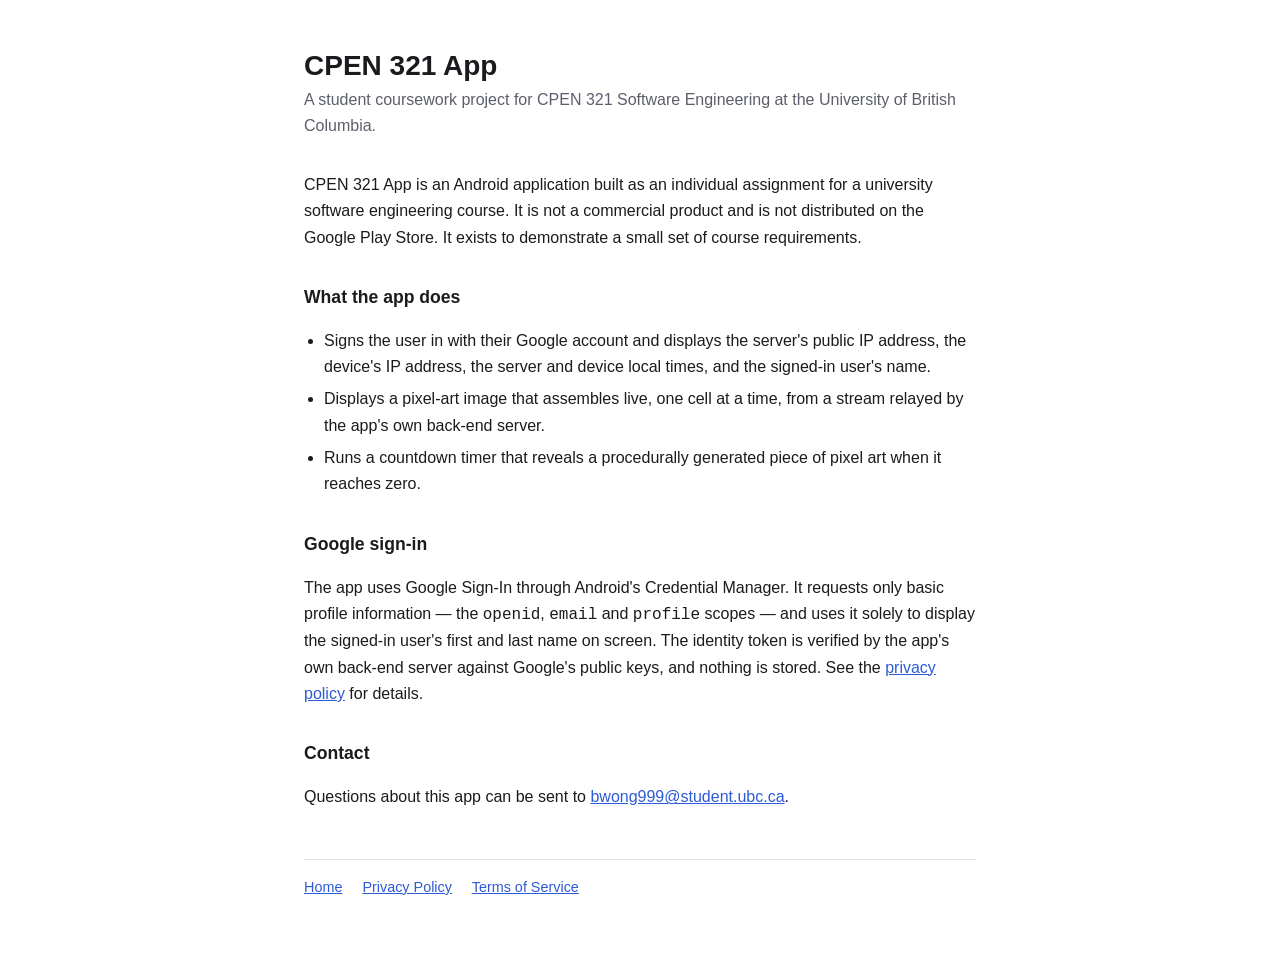
<file: index.html>
<!DOCTYPE html>
<html lang="en">
<head>
<meta charset="utf-8">
<meta name="viewport" content="width=device-width, initial-scale=1">
<title>CPEN 321 App</title>
<link rel="stylesheet" href="style.css">
</head>
<body>
<main>
  <h1>CPEN 321 App</h1>
  <p class="sub">A student coursework project for CPEN 321 Software Engineering at the University of British Columbia.</p>

  <p>CPEN 321 App is an Android application built as an individual assignment for a
  university software engineering course. It is not a commercial product and is not
  distributed on the Google Play Store. It exists to demonstrate a small set of
  course requirements.</p>

  <h2>What the app does</h2>
  <ul>
    <li>Signs the user in with their Google account and displays the server's public IP
        address, the device's IP address, the server and device local times, and the
        signed-in user's name.</li>
    <li>Displays a pixel-art image that assembles live, one cell at a time, from a
        stream relayed by the app's own back-end server.</li>
    <li>Runs a countdown timer that reveals a procedurally generated piece of pixel art
        when it reaches zero.</li>
  </ul>

  <h2>Google sign-in</h2>
  <p>The app uses Google Sign-In through Android's Credential Manager. It requests only
  basic profile information &mdash; the <code>openid</code>, <code>email</code> and
  <code>profile</code> scopes &mdash; and uses it solely to display the signed-in user's
  first and last name on screen. The identity token is verified by the app's own
  back-end server against Google's public keys, and nothing is stored. See the
  <a href="privacy.html">privacy policy</a> for details.</p>

  <h2>Contact</h2>
  <p>Questions about this app can be sent to
  <a href="mailto:bwong999@student.ubc.ca">bwong999@student.ubc.ca</a>.</p>

  <nav>
    <a href="index.html">Home</a>
    <a href="privacy.html">Privacy Policy</a>
    <a href="terms.html">Terms of Service</a>
  </nav>
</main>
</body>
</html>
</file>
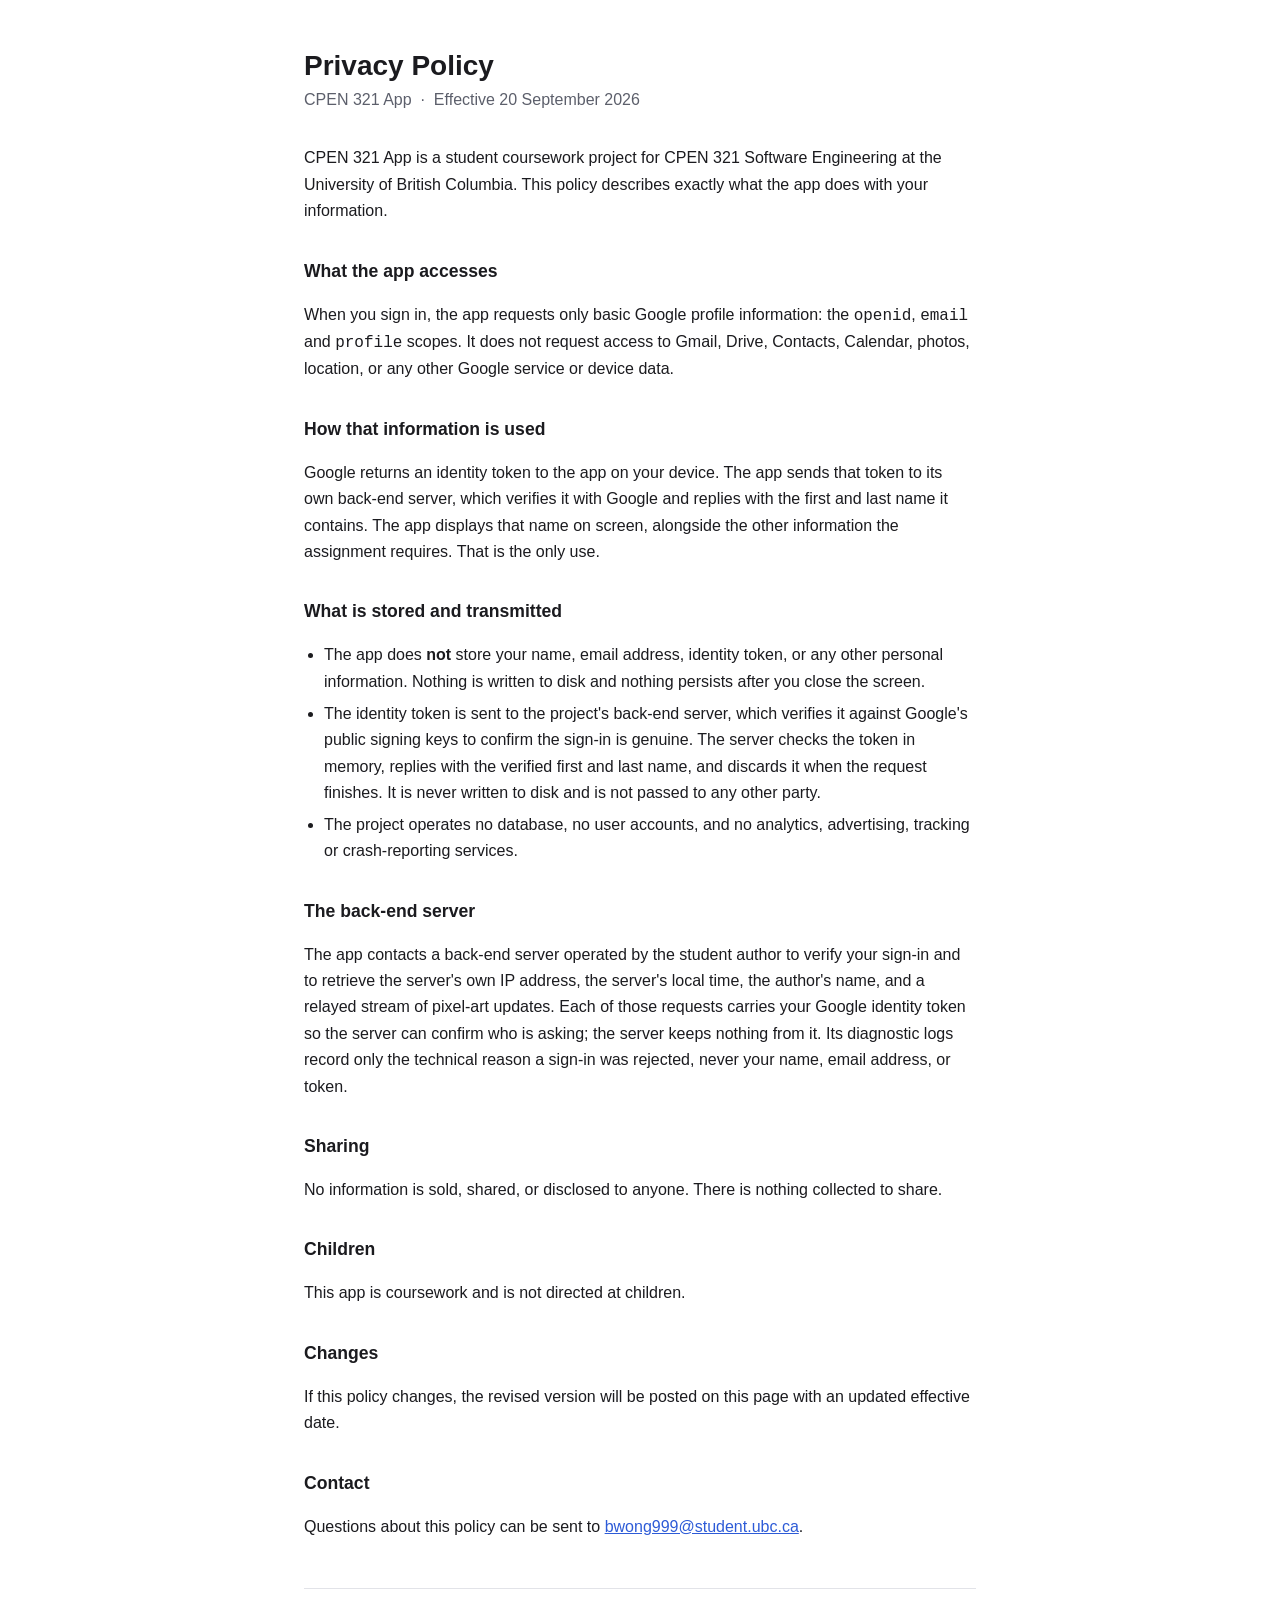
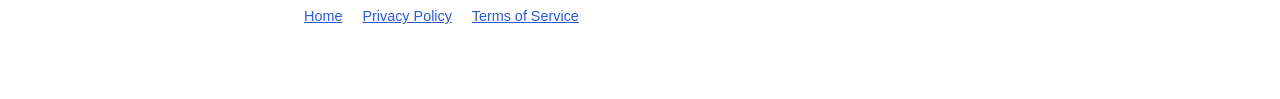
<file: privacy.html>
<!DOCTYPE html>
<html lang="en">
<head>
<meta charset="utf-8">
<meta name="viewport" content="width=device-width, initial-scale=1">
<title>Privacy Policy &mdash; CPEN 321 App</title>
<link rel="stylesheet" href="style.css">
</head>
<body>
<main>
  <h1>Privacy Policy</h1>
  <p class="sub">CPEN 321 App &nbsp;&middot;&nbsp; Effective 20 September 2026</p>

  <p>CPEN 321 App is a student coursework project for CPEN 321 Software Engineering at
  the University of British Columbia. This policy describes exactly what the app does
  with your information.</p>

  <h2>What the app accesses</h2>
  <p>When you sign in, the app requests only basic Google profile information: the
  <code>openid</code>, <code>email</code> and <code>profile</code> scopes. It does not
  request access to Gmail, Drive, Contacts, Calendar, photos, location, or any other
  Google service or device data.</p>

  <h2>How that information is used</h2>
  <p>Google returns an identity token to the app on your device. The app sends that
  token to its own back-end server, which verifies it with Google and replies with the
  first and last name it contains. The app displays that name on screen, alongside the
  other information the assignment requires. That is the only use.</p>

  <h2>What is stored and transmitted</h2>
  <ul>
    <li>The app does <strong>not</strong> store your name, email address, identity token,
        or any other personal information. Nothing is written to disk and nothing
        persists after you close the screen.</li>
    <li>The identity token is sent to the project's back-end server, which verifies it
        against Google's public signing keys to confirm the sign-in is genuine. The
        server checks the token in memory, replies with the verified first and last
        name, and discards it when the request finishes. It is never written to disk
        and is not passed to any other party.</li>
    <li>The project operates no database, no user accounts, and no analytics,
        advertising, tracking or crash-reporting services.</li>
  </ul>

  <h2>The back-end server</h2>
  <p>The app contacts a back-end server operated by the student author to verify your
  sign-in and to retrieve the server's own IP address, the server's local time, the
  author's name, and a relayed stream of pixel-art updates. Each of those requests
  carries your Google identity token so the server can confirm who is asking; the
  server keeps nothing from it. Its diagnostic logs record only the technical reason a
  sign-in was rejected, never your name, email address, or token.</p>

  <h2>Sharing</h2>
  <p>No information is sold, shared, or disclosed to anyone. There is nothing collected
  to share.</p>

  <h2>Children</h2>
  <p>This app is coursework and is not directed at children.</p>

  <h2>Changes</h2>
  <p>If this policy changes, the revised version will be posted on this page with an
  updated effective date.</p>

  <h2>Contact</h2>
  <p>Questions about this policy can be sent to
  <a href="mailto:bwong999@student.ubc.ca">bwong999@student.ubc.ca</a>.</p>

  <nav>
    <a href="index.html">Home</a>
    <a href="privacy.html">Privacy Policy</a>
    <a href="terms.html">Terms of Service</a>
  </nav>
</main>
</body>
</html>
</file>
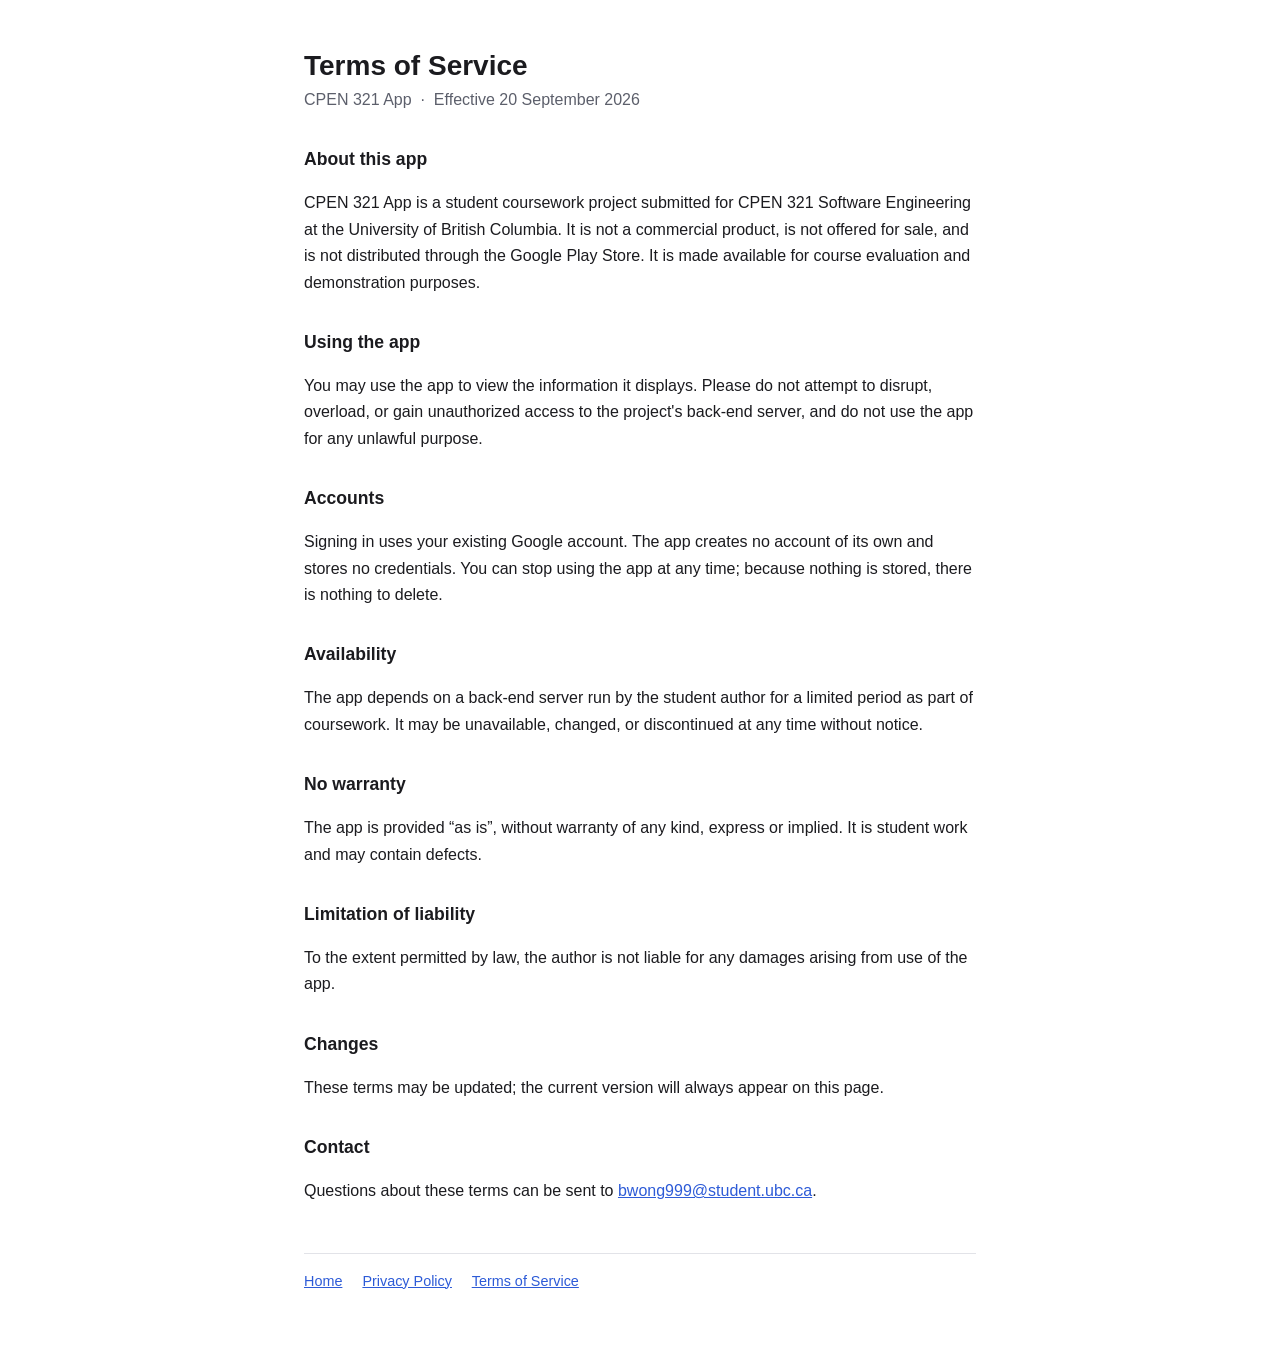
<file: terms.html>
<!DOCTYPE html>
<html lang="en">
<head>
<meta charset="utf-8">
<meta name="viewport" content="width=device-width, initial-scale=1">
<title>Terms of Service &mdash; CPEN 321 App</title>
<link rel="stylesheet" href="style.css">
</head>
<body>
<main>
  <h1>Terms of Service</h1>
  <p class="sub">CPEN 321 App &nbsp;&middot;&nbsp; Effective 20 September 2026</p>

  <h2>About this app</h2>
  <p>CPEN 321 App is a student coursework project submitted for CPEN 321 Software
  Engineering at the University of British Columbia. It is not a commercial product,
  is not offered for sale, and is not distributed through the Google Play Store. It is
  made available for course evaluation and demonstration purposes.</p>

  <h2>Using the app</h2>
  <p>You may use the app to view the information it displays. Please do not attempt to
  disrupt, overload, or gain unauthorized access to the project's back-end server, and
  do not use the app for any unlawful purpose.</p>

  <h2>Accounts</h2>
  <p>Signing in uses your existing Google account. The app creates no account of its
  own and stores no credentials. You can stop using the app at any time; because
  nothing is stored, there is nothing to delete.</p>

  <h2>Availability</h2>
  <p>The app depends on a back-end server run by the student author for a limited
  period as part of coursework. It may be unavailable, changed, or discontinued at any
  time without notice.</p>

  <h2>No warranty</h2>
  <p>The app is provided &ldquo;as is&rdquo;, without warranty of any kind, express or
  implied. It is student work and may contain defects.</p>

  <h2>Limitation of liability</h2>
  <p>To the extent permitted by law, the author is not liable for any damages arising
  from use of the app.</p>

  <h2>Changes</h2>
  <p>These terms may be updated; the current version will always appear on this page.</p>

  <h2>Contact</h2>
  <p>Questions about these terms can be sent to
  <a href="mailto:bwong999@student.ubc.ca">bwong999@student.ubc.ca</a>.</p>

  <nav>
    <a href="index.html">Home</a>
    <a href="privacy.html">Privacy Policy</a>
    <a href="terms.html">Terms of Service</a>
  </nav>
</main>
</body>
</html>
</file>
<file: style.css>
:root {
  --bg: #ffffff;
  --fg: #1b1b1f;
  --muted: #5c5f6b;
  --rule: #e2e3e8;
  --accent: #2d5bd7;
}

@media (prefers-color-scheme: dark) {
  :root {
    --bg: #15161a;
    --fg: #e8e9ed;
    --muted: #a0a3ae;
    --rule: #2c2e36;
    --accent: #8aa9f5;
  }
}

* { box-sizing: border-box; }

body {
  margin: 0;
  padding: 48px 16px 72px;
  background: var(--bg);
  color: var(--fg);
  font: 16px/1.65 -apple-system, BlinkMacSystemFont, "Segoe UI", Roboto, Helvetica, Arial, sans-serif;
}

main { max-width: 42rem; margin: 0 auto; }

h1 { font-size: 1.75rem; line-height: 1.25; margin: 0 0 .25rem; }
h2 { font-size: 1.1rem; margin: 2rem 0 .5rem; }

.sub { color: var(--muted); margin: 0 0 2rem; }

a { color: var(--accent); }

ul { padding-left: 1.25rem; }
li { margin: .35rem 0; }

nav {
  margin-top: 3rem;
  padding-top: 1rem;
  border-top: 1px solid var(--rule);
  font-size: .9rem;
}

nav a { margin-right: 1rem; }

footer {
  margin-top: 2rem;
  color: var(--muted);
  font-size: .85rem;
}
</file>
